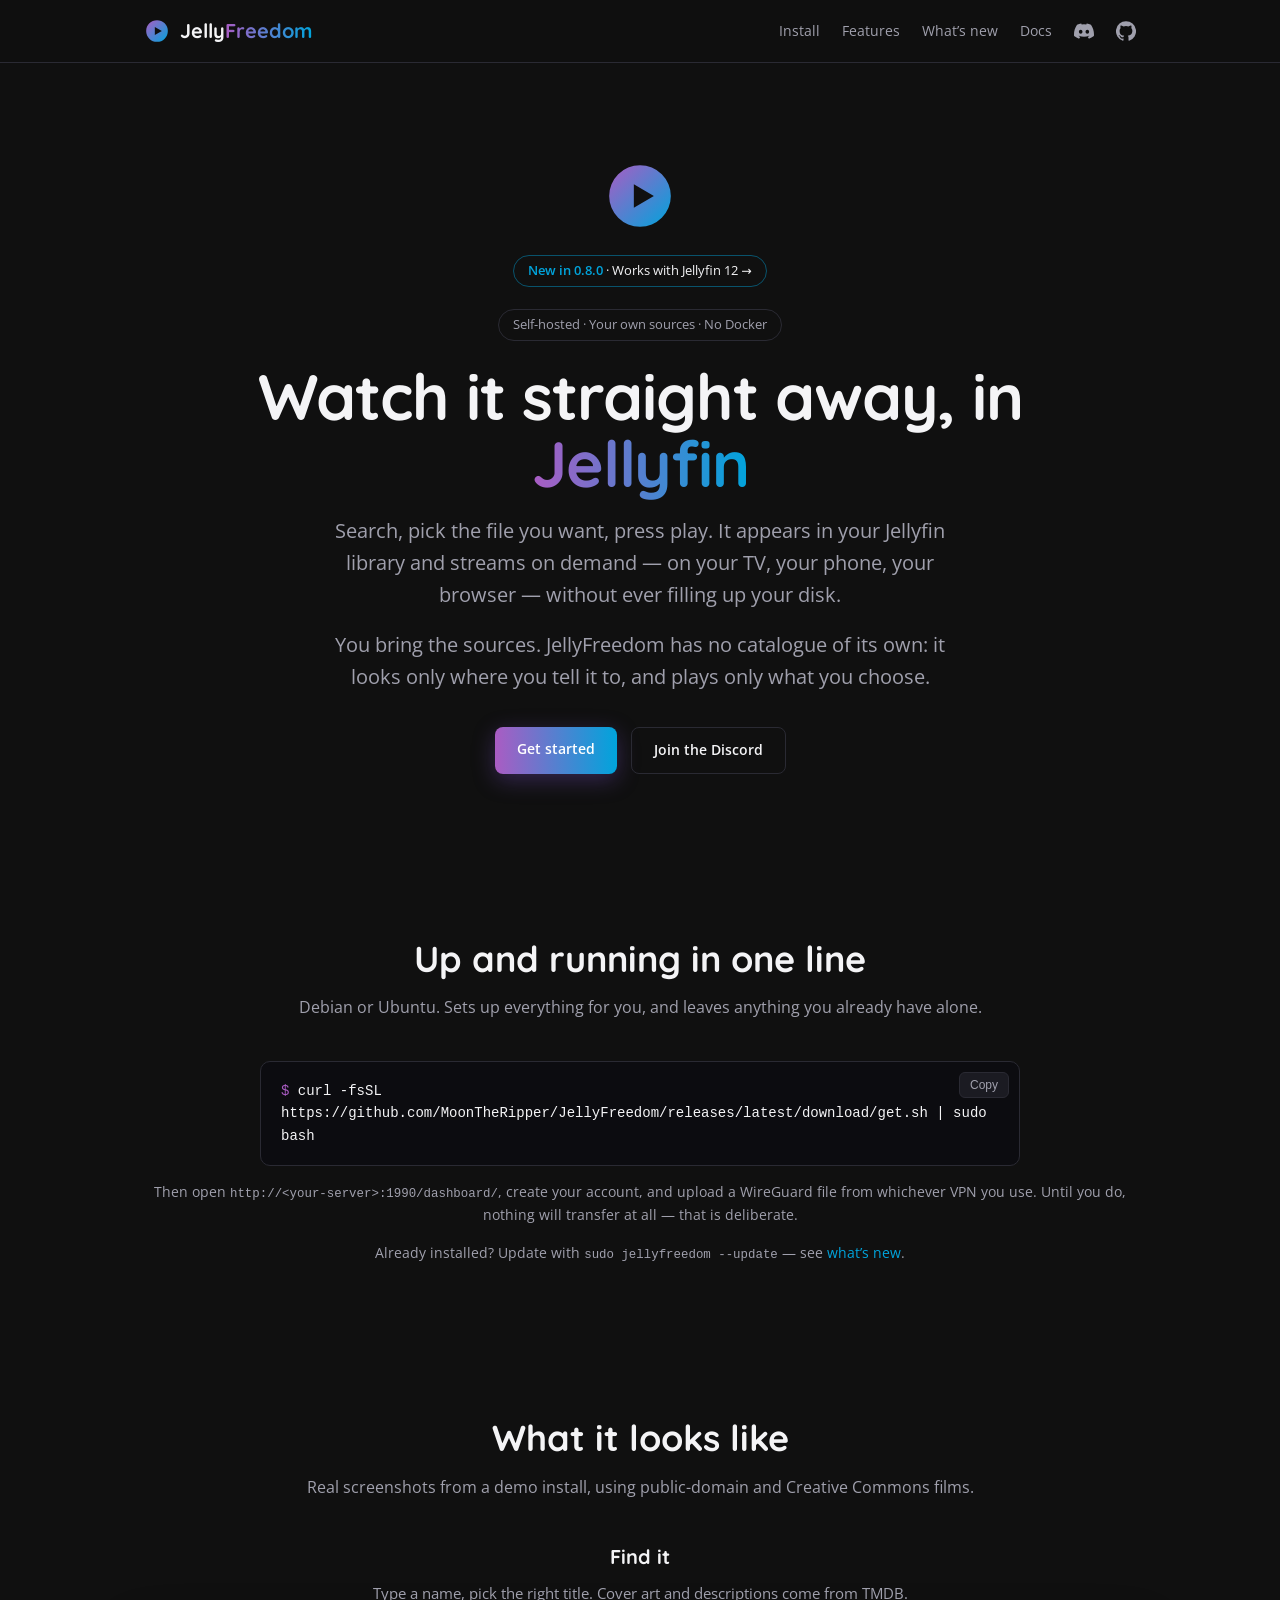
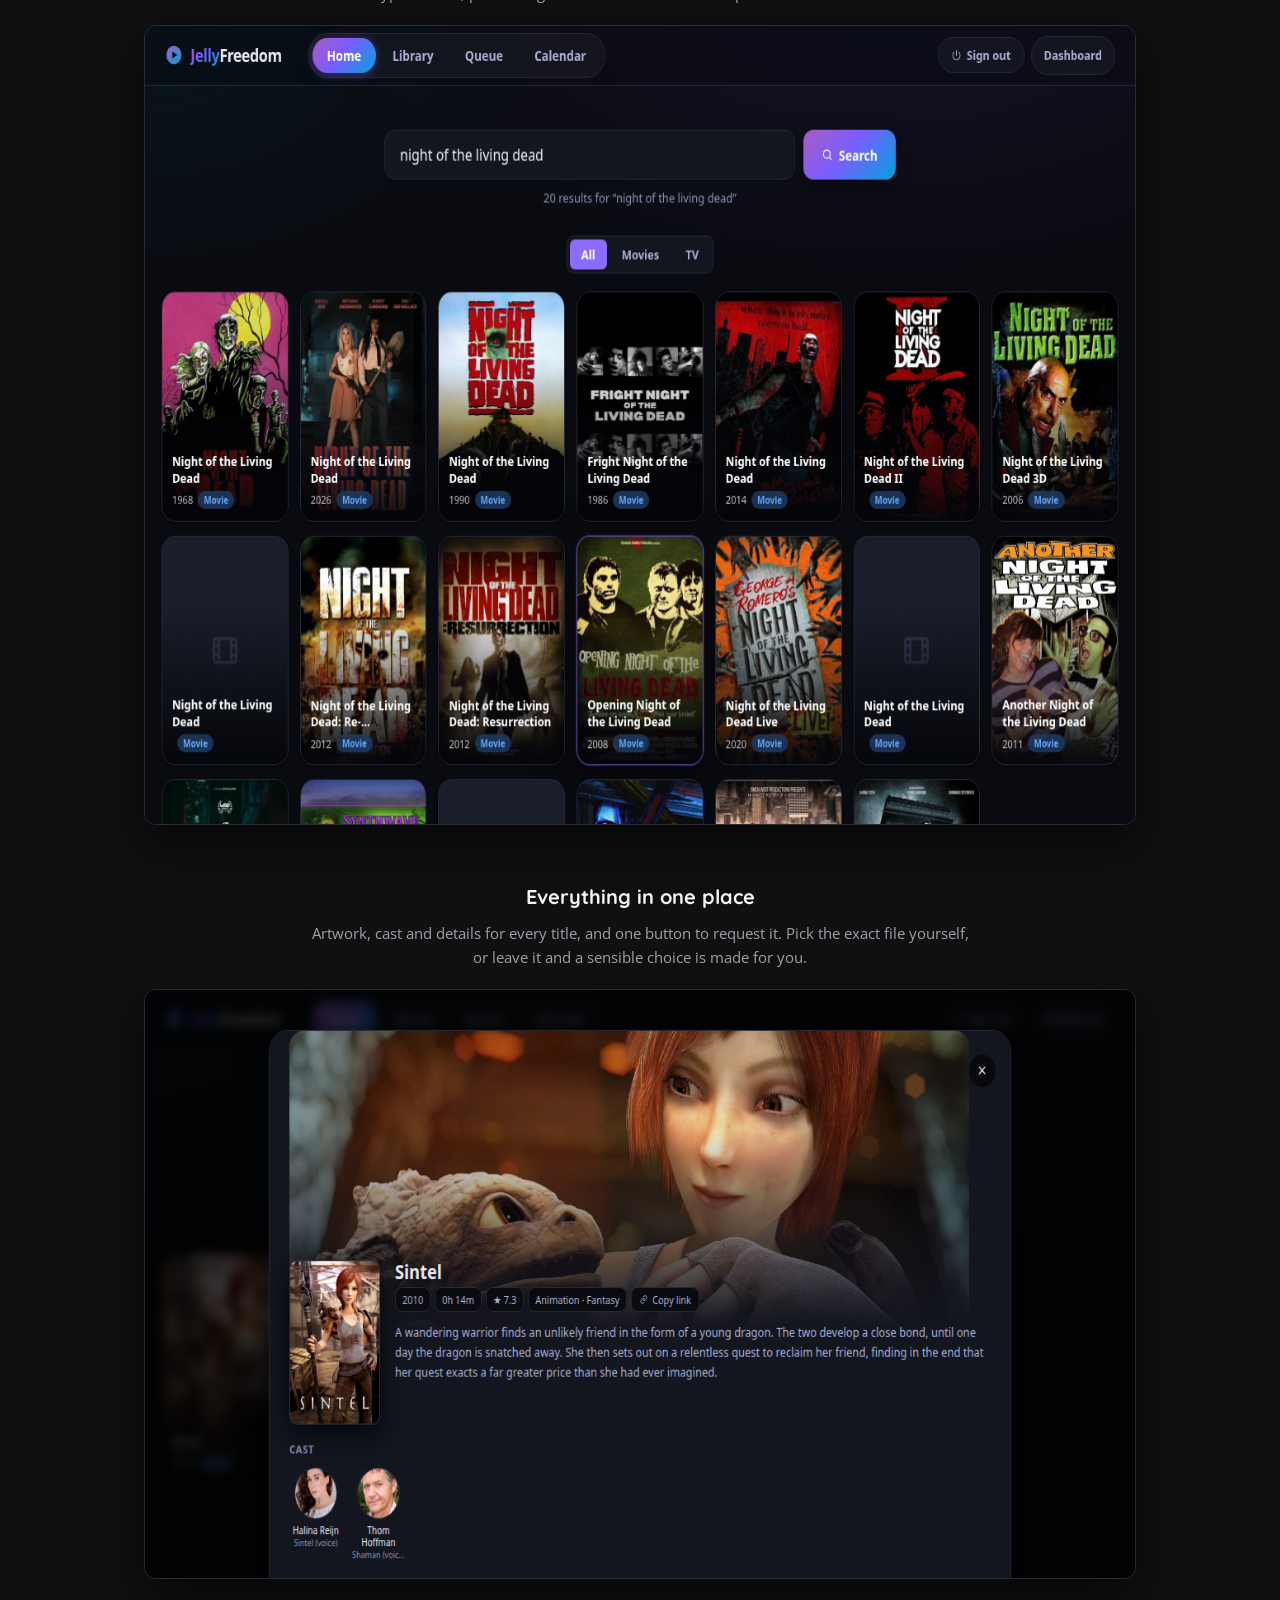
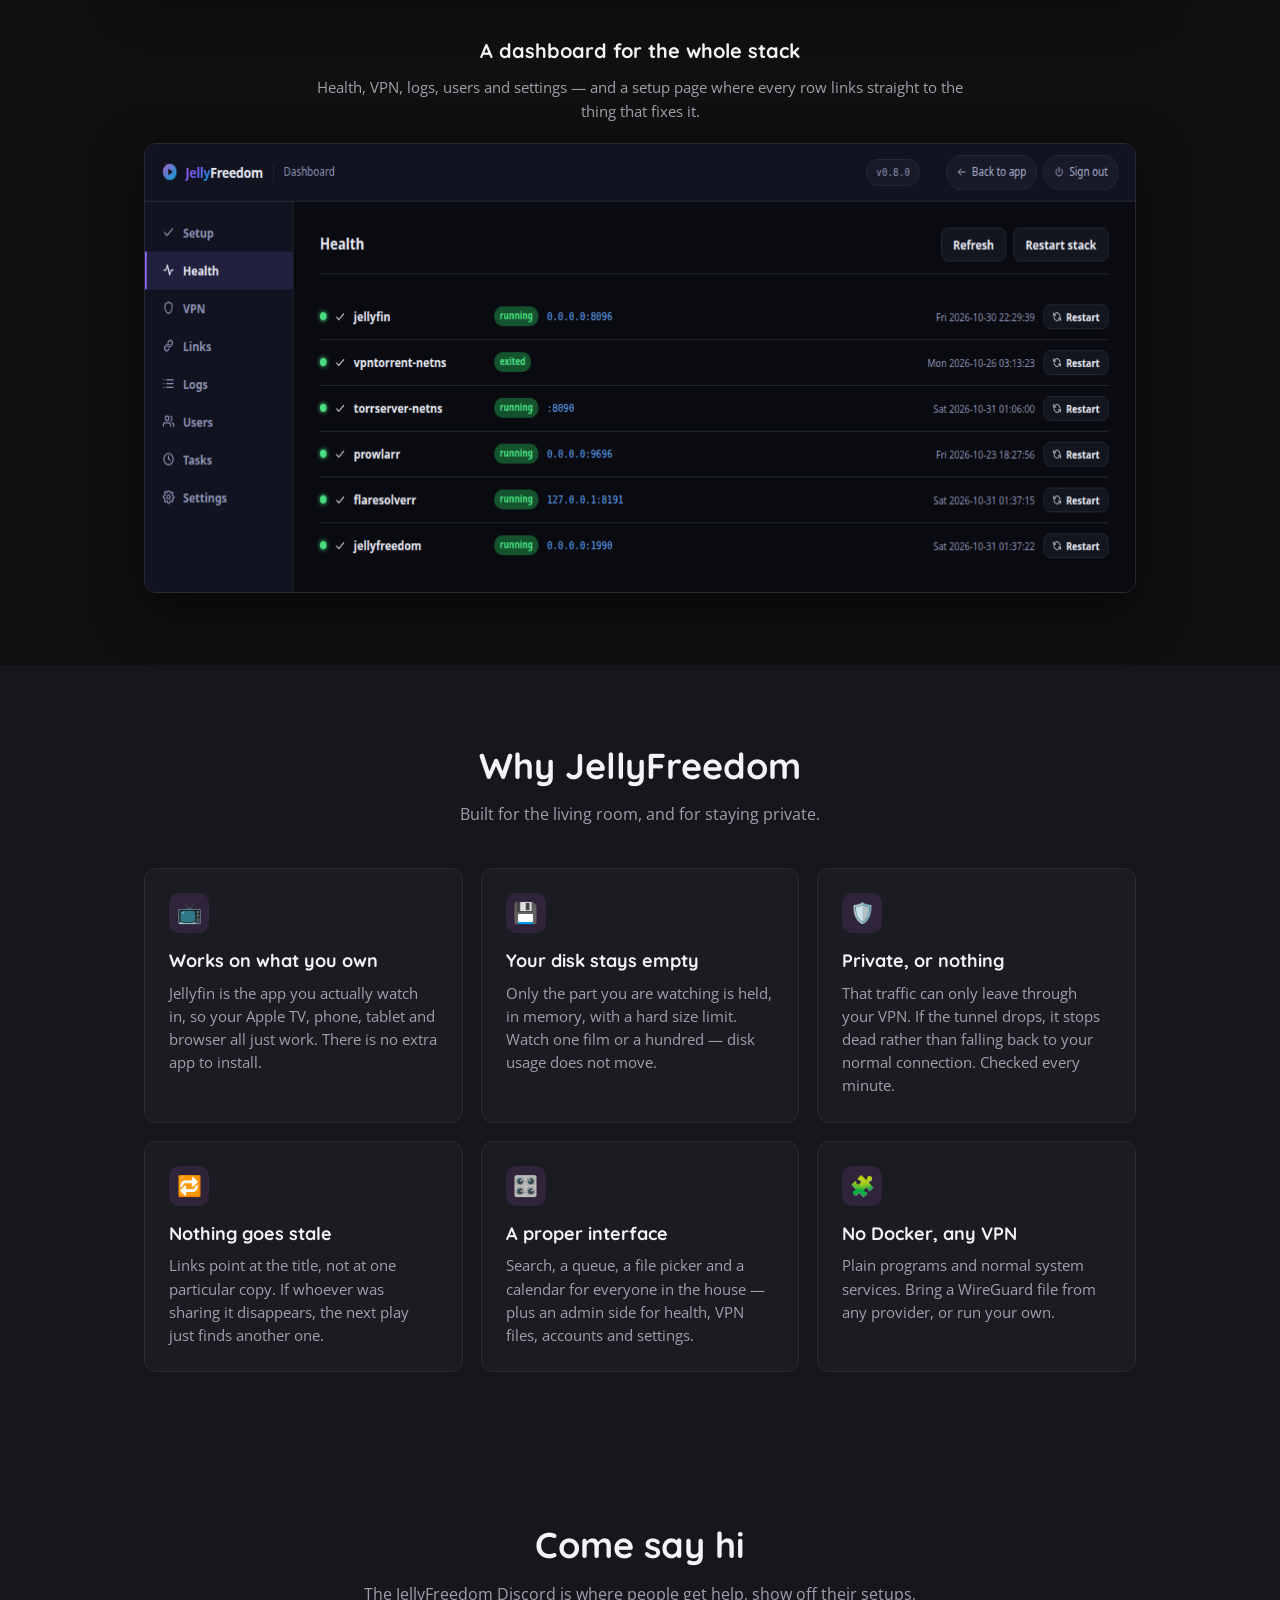
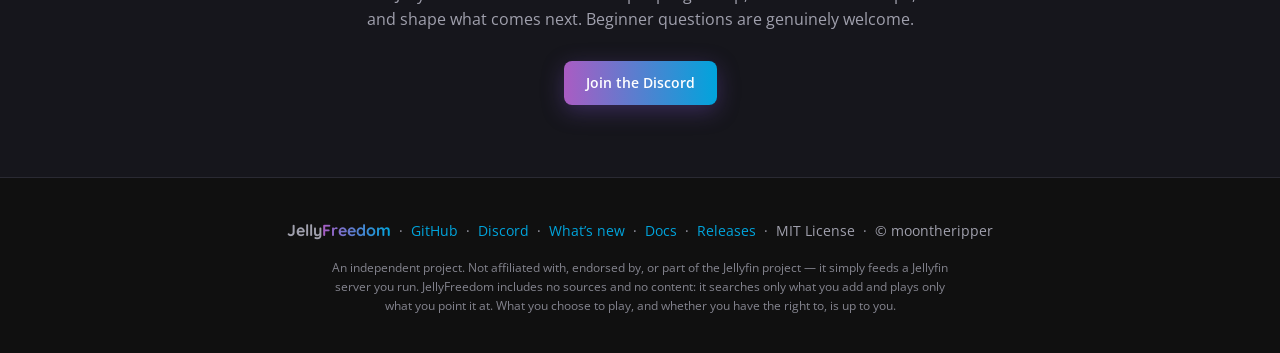
<file: docs/index.html>
<!DOCTYPE html>
<html lang="en">
<head>
<meta charset="UTF-8">
<meta name="viewport" content="width=device-width, initial-scale=1.0">
<title>JellyFreedom — watch straight from a torrent, in Jellyfin</title>
<meta name="description" content="Self-hosted. Search the sources you add, pick the file you want, and it plays in Jellyfin on any device — without saving anything to your disk, and behind a VPN that fails closed.">
<link rel="icon" type="image/svg+xml" href="favicon.svg">
<link rel="canonical" href="https://jellyfreedom.rippermoon.site/">
<meta property="og:type" content="website">
<meta property="og:site_name" content="JellyFreedom">
<meta property="og:title" content="JellyFreedom — watch straight from a torrent, in Jellyfin">
<meta property="og:description" content="Pick a file, press play, watch it in Jellyfin. Nothing is saved to your disk, and the VPN fails closed.">
<meta property="og:url" content="https://jellyfreedom.rippermoon.site/">
<!-- A real 1200x630 crop of the actual search view, not a mockup. -->
<meta property="og:image" content="https://jellyfreedom.rippermoon.site/img/social-card.png">
<meta property="og:image:width" content="1200">
<meta property="og:image:height" content="630">
<meta property="og:image:alt" content="The JellyFreedom search page, showing results as cover art.">
<meta name="twitter:card" content="summary_large_image">
<meta name="twitter:title" content="JellyFreedom — watch straight from a torrent, in Jellyfin">
<meta name="twitter:description" content="Pick a file, press play, watch it in Jellyfin. Nothing is saved to your disk, and the VPN fails closed.">
<meta name="twitter:image" content="https://jellyfreedom.rippermoon.site/img/social-card.png">
<link rel="preconnect" href="https://fonts.googleapis.com">
<link rel="preconnect" href="https://fonts.gstatic.com" crossorigin>
<link href="https://fonts.googleapis.com/css2?family=Quicksand:wght@500;600;700&family=Open+Sans:wght@400;600&display=swap" rel="stylesheet">
<link rel="stylesheet" href="site.css">
</head>
<body>

<!-- gradient stream icon (original, not the Jellyfin logo) -->
<svg width="0" height="0" style="position:absolute"><defs>
  <linearGradient id="jf" x1="0" y1="0" x2="1" y2="1">
    <stop offset="0" stop-color="#AA5CC3"/><stop offset="1" stop-color="#00A4DC"/>
  </linearGradient></defs></svg>

<nav><div class="wrap">
  <span class="brand">
    <svg class="logo" viewBox="0 0 24 24" fill="url(#jf)"><path d="M12 2a10 10 0 100 20 10 10 0 000-20zm-2 6.2l6.5 3.8L10 15.8V8.2z"/></svg>
    Jelly<span class="grad-text">Freedom</span>
  </span>
  <span class="nav-links">
    <a href="#install">Install</a>
    <a href="#features">Features</a>
    <a href="whats-new.html">What&rsquo;s new</a>
    <a href="https://github.com/MoonTheRipper/JellyFreedom/blob/main/docs/install.md" target="_blank" rel="noopener">Docs</a>
    <a class="icon-link" href="https://discord.gg/DkXgr22Aan" target="_blank" rel="noopener" aria-label="Discord" title="Discord"><svg viewBox="0 0 24 24" fill="currentColor" aria-hidden="true"><path d="M20.32 4.37a19.8 19.8 0 0 0-4.89-1.52.07.07 0 0 0-.08.04c-.21.38-.44.87-.61 1.25a18.27 18.27 0 0 0-5.49 0 12.64 12.64 0 0 0-.62-1.25.08.08 0 0 0-.08-.04 19.74 19.74 0 0 0-4.88 1.52.07.07 0 0 0-.03.03C.53 9.05-.32 13.58.1 18.06a.08.08 0 0 0 .03.06 19.9 19.9 0 0 0 5.99 3.03.08.08 0 0 0 .09-.03c.46-.63.87-1.3 1.22-1.99a.08.08 0 0 0-.04-.11 13.1 13.1 0 0 1-1.87-.89.08.08 0 0 1-.01-.13l.37-.29a.07.07 0 0 1 .08-.01c3.93 1.79 8.18 1.79 12.06 0a.07.07 0 0 1 .08.01l.37.29a.08.08 0 0 1-.01.13 12.3 12.3 0 0 1-1.87.89.08.08 0 0 0-.04.11c.36.7.77 1.36 1.22 1.99a.08.08 0 0 0 .09.03 19.84 19.84 0 0 0 6-3.03.08.08 0 0 0 .03-.06c.5-5.18-.84-9.67-3.55-13.66a.06.06 0 0 0-.03-.03zM8.02 15.33c-1.18 0-2.16-1.09-2.16-2.42s.96-2.42 2.16-2.42c1.21 0 2.18 1.1 2.16 2.42 0 1.33-.96 2.42-2.16 2.42zm7.97 0c-1.18 0-2.15-1.09-2.15-2.42s.95-2.42 2.15-2.42c1.21 0 2.18 1.1 2.16 2.42 0 1.33-.95 2.42-2.16 2.42z"/></svg></a>
    <a class="icon-link" href="https://github.com/MoonTheRipper/JellyFreedom" target="_blank" rel="noopener" aria-label="GitHub" title="GitHub"><svg viewBox="0 0 24 24" fill="currentColor" aria-hidden="true"><path d="M12 .3a12 12 0 0 0-3.8 23.4c.6.1.8-.3.8-.6v-2c-3.3.7-4-1.6-4-1.6-.6-1.4-1.4-1.8-1.4-1.8-1-.7.1-.7.1-.7 1.2 0 1.9 1.2 1.9 1.2 1 1.8 2.8 1.3 3.5 1 0-.8.4-1.3.7-1.6-2.7-.3-5.5-1.3-5.5-6 0-1.2.5-2.3 1.3-3.1-.2-.4-.6-1.6 0-3.2 0 0 1-.3 3.4 1.2a11.5 11.5 0 0 1 6 0c2.3-1.5 3.3-1.2 3.3-1.2.6 1.6.2 2.8 0 3.2.9.8 1.3 1.9 1.3 3.2 0 4.6-2.8 5.6-5.5 5.9.5.4.9 1 .9 2.2v3.3c0 .3.1.7.8.6A12 12 0 0 0 12 .3"/></svg></a>
  </span>
</div></nav>

<header class="hero"><div class="wrap">
  <svg class="hero-logo" viewBox="0 0 24 24" fill="url(#jf)"><path d="M12 2a10 10 0 100 20 10 10 0 000-20zm-2 6.2l6.5 3.8L10 15.8V8.2z"/></svg>
  <a class="pill pill-new" href="whats-new.html"><b>New in 0.8.0</b> · Works with Jellyfin 12 &rarr;</a><br>
  <span class="pill">Self-hosted · Your own sources · No Docker</span>
  <h1>Watch it straight away, in <span class="grad-text">Jellyfin</span></h1>
  <p class="sub">Search, pick the file you want, press play. It appears in your Jellyfin
  library and streams on demand — on your TV, your phone, your browser — without ever
  filling up your disk.</p>
  <p class="sub sub-small">You bring the sources. JellyFreedom has no catalogue of its own:
  it looks only where you tell it to, and plays only what you choose.</p>
  <div class="cta">
    <a class="btn btn-primary" href="#install">Get started</a>
    <a class="btn btn-ghost" href="https://discord.gg/DkXgr22Aan" target="_blank" rel="noopener">Join the Discord</a>
  </div>
</div></header>

<section id="install"><div class="wrap">
  <h2 class="section-title">Up and running in one line</h2>
  <p class="section-sub">Debian or Ubuntu. Sets up everything for you, and leaves anything you already have alone.</p>
  <div class="code">
    <button class="copy" type="button" data-copy-target="install-cmd">Copy</button>
    <span class="prompt" aria-hidden="true">$</span> <code id="install-cmd">curl -fsSL https://github.com/MoonTheRipper/JellyFreedom/releases/latest/download/get.sh | sudo bash</code>
  </div>
  <p class="install-note">Then open <code>http://&lt;your-server&gt;:1990/dashboard/</code>, create your account, and upload a WireGuard file from whichever VPN you use. Until you do, nothing will transfer at all &mdash; that is deliberate.</p>
  <p class="install-note">Already installed? Update with <code>sudo jellyfreedom --update</code> &mdash; see <a href="whats-new.html" style="color:var(--g2)">what&rsquo;s new</a>.</p>
</div></section>

<section id="look"><div class="wrap">
  <h2 class="section-title">What it looks like</h2>
  <p class="section-sub">Real screenshots from a demo install, using public-domain and Creative Commons films.</p>
  <div class="shots">

    <div class="shot">
      <h3>Find it</h3>
      <p>Type a name, pick the right title. Cover art and descriptions come from TMDB.</p>
      <img src="img/search.png" alt="The search page, showing results as cover art" loading="lazy" width="1200" height="800">
    </div>

    <div class="shot">
      <h3>Everything in one place</h3>
      <p>Artwork, cast and details for every title, and one button to request it. Pick the exact
      file yourself, or leave it and a sensible choice is made for you.</p>
      <img src="img/title.png" alt="A title's page, with its artwork, details and cast" loading="lazy" width="1200" height="590">
    </div>

    <div class="shot">
      <h3>A dashboard for the whole stack</h3>
      <p>Health, VPN, logs, users and settings &mdash; and a setup page where every row links
      straight to the thing that fixes it.</p>
      <img src="img/dashboard.png" alt="The dashboard's health page, showing every service running" loading="lazy" width="1200" height="450">
    </div>

  </div>
</div></section>

<section id="features" class="alt"><div class="wrap">
  <h2 class="section-title">Why JellyFreedom</h2>
  <p class="section-sub">Built for the living room, and for staying private.</p>
  <div class="grid">
    <div class="card"><div class="ico">📺</div><h3>Works on what you own</h3><p>Jellyfin is the app you actually watch in, so your Apple TV, phone, tablet and browser all just work. There is no extra app to install.</p></div>
    <div class="card"><div class="ico">💾</div><h3>Your disk stays empty</h3><p>Only the part you are watching is held, in memory, with a hard size limit. Watch one film or a hundred &mdash; disk usage does not move.</p></div>
    <div class="card"><div class="ico">🛡️</div><h3>Private, or nothing</h3><p>That traffic can only leave through your VPN. If the tunnel drops, it stops dead rather than falling back to your normal connection. Checked every minute.</p></div>
    <div class="card"><div class="ico">🔁</div><h3>Nothing goes stale</h3><p>Links point at the title, not at one particular copy. If whoever was sharing it disappears, the next play just finds another one.</p></div>
    <div class="card"><div class="ico">🎛️</div><h3>A proper interface</h3><p>Search, a queue, a file picker and a calendar for everyone in the house &mdash; plus an admin side for health, VPN files, accounts and settings.</p></div>
    <div class="card"><div class="ico">🧩</div><h3>No Docker, any VPN</h3><p>Plain programs and normal system services. Bring a WireGuard file from any provider, or run your own.</p></div>
  </div>
</div></section>

<section id="community" class="alt"><div class="wrap community">
  <h2 class="section-title">Come say hi</h2>
  <p class="section-sub">The JellyFreedom Discord is where people get help, show off their setups,
  and shape what comes next. Beginner questions are genuinely welcome.</p>
  <a class="btn btn-primary" href="https://discord.gg/DkXgr22Aan" target="_blank" rel="noopener">Join the Discord</a>
</div></section>

<footer><div class="wrap">
  <strong class="brand" style="font-size:16px">Jelly<span class="grad-text">Freedom</span></strong>
  &nbsp;·&nbsp; <a href="https://github.com/MoonTheRipper/JellyFreedom" target="_blank" rel="noopener">GitHub</a>
  &nbsp;·&nbsp; <a href="https://discord.gg/DkXgr22Aan" target="_blank" rel="noopener">Discord</a>
  &nbsp;·&nbsp; <a href="whats-new.html">What&rsquo;s new</a>
  &nbsp;·&nbsp; <a href="https://github.com/MoonTheRipper/JellyFreedom/blob/main/docs/install.md" target="_blank" rel="noopener">Docs</a>
  &nbsp;·&nbsp; <a href="https://github.com/MoonTheRipper/JellyFreedom/releases/latest" target="_blank" rel="noopener">Releases</a>
  &nbsp;·&nbsp; MIT License &nbsp;·&nbsp; © moontheripper
  <p class="disclaimer">An independent project. Not affiliated with, endorsed by, or part of the
  Jellyfin project &mdash; it simply feeds a Jellyfin server you run. JellyFreedom includes no
  sources and no content: it searches only what you add and plays only what you point it at.
  What you choose to play, and whether you have the right to, is up to you.</p>
</div></footer>

<script src="site.js"></script>
</body>
</html>
</file>
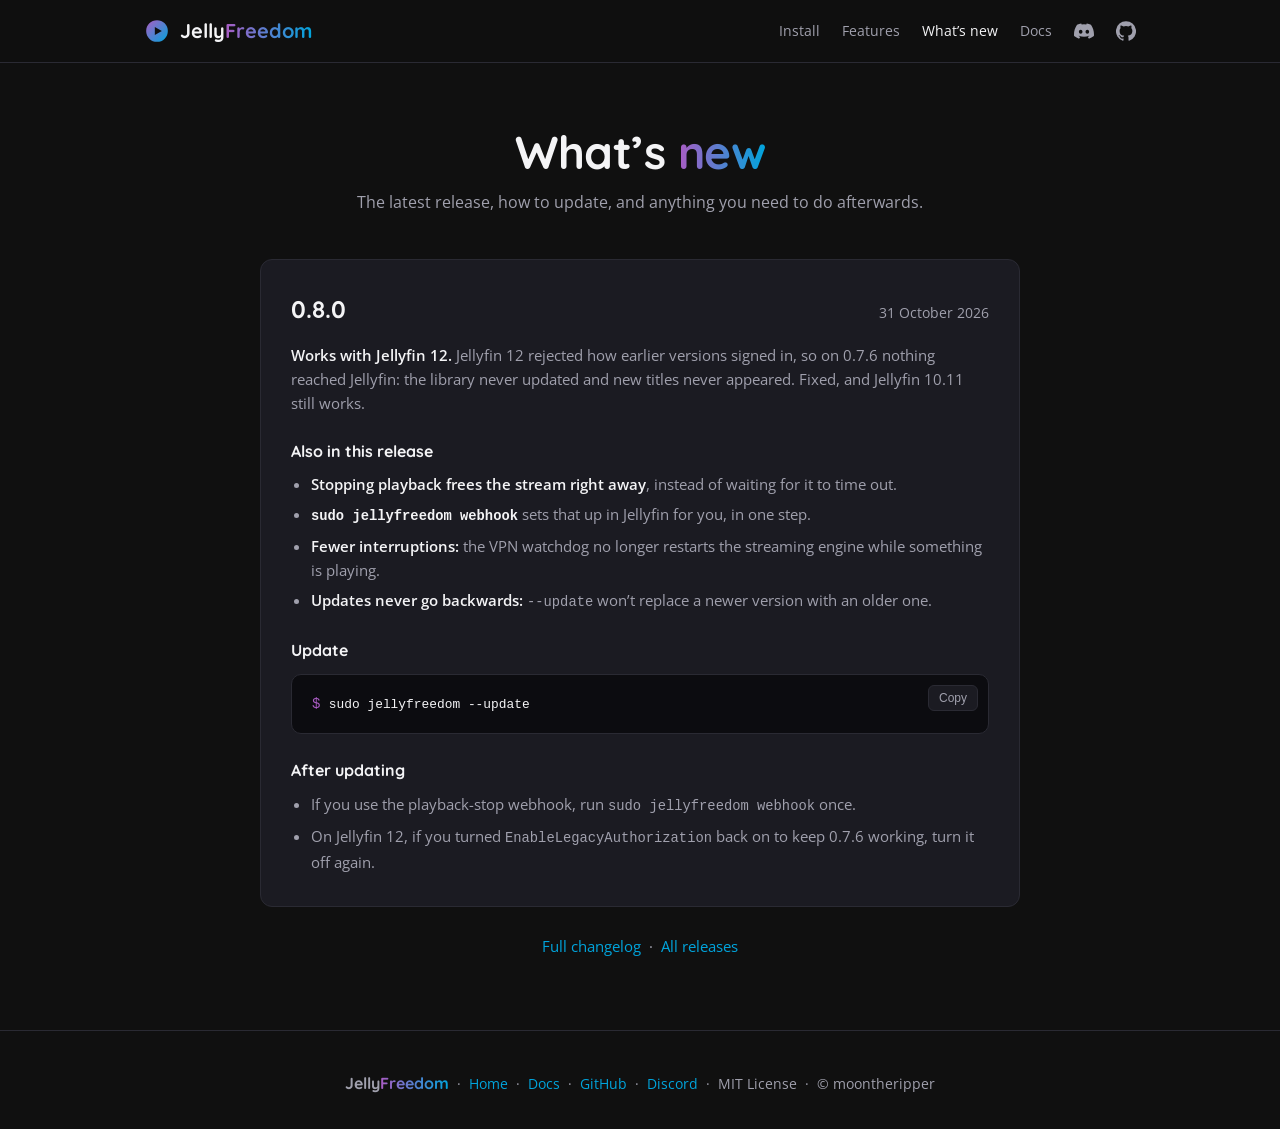
<file: docs/whats-new.html>
<!DOCTYPE html>
<html lang="en">
<head>
<meta charset="UTF-8">
<meta name="viewport" content="width=device-width, initial-scale=1.0">
<title>What's new — JellyFreedom</title>
<meta name="description" content="What changed in the latest JellyFreedom release, how to update, and anything to do afterwards.">
<link rel="icon" type="image/svg+xml" href="favicon.svg">
<link rel="canonical" href="https://jellyfreedom.rippermoon.site/whats-new.html">
<meta property="og:type" content="website">
<meta property="og:site_name" content="JellyFreedom">
<meta property="og:title" content="What's new in JellyFreedom 0.8.0">
<meta property="og:description" content="Works with Jellyfin 12. Update with one command.">
<meta property="og:url" content="https://jellyfreedom.rippermoon.site/whats-new.html">
<meta property="og:image" content="https://jellyfreedom.rippermoon.site/img/social-card.png">
<link rel="preconnect" href="https://fonts.googleapis.com">
<link rel="preconnect" href="https://fonts.gstatic.com" crossorigin>
<link href="https://fonts.googleapis.com/css2?family=Quicksand:wght@500;600;700&family=Open+Sans:wght@400;600&display=swap" rel="stylesheet">
<link rel="stylesheet" href="site.css">
</head>
<body>

<svg width="0" height="0" style="position:absolute"><defs>
  <linearGradient id="jf" x1="0" y1="0" x2="1" y2="1">
    <stop offset="0" stop-color="#AA5CC3"/><stop offset="1" stop-color="#00A4DC"/>
  </linearGradient></defs></svg>

<nav><div class="wrap">
  <a class="brand" href="./">
    <svg class="logo" viewBox="0 0 24 24" fill="url(#jf)"><path d="M12 2a10 10 0 100 20 10 10 0 000-20zm-2 6.2l6.5 3.8L10 15.8V8.2z"/></svg>
    Jelly<span class="grad-text">Freedom</span>
  </a>
  <span class="nav-links">
    <a href="./#install">Install</a>
    <a href="./#features">Features</a>
    <a href="whats-new.html" aria-current="page" style="color:var(--text)">What&rsquo;s new</a>
    <a href="https://github.com/MoonTheRipper/JellyFreedom/blob/main/docs/install.md" target="_blank" rel="noopener">Docs</a>
    <a class="icon-link" href="https://discord.gg/DkXgr22Aan" target="_blank" rel="noopener" aria-label="Discord" title="Discord"><svg viewBox="0 0 24 24" fill="currentColor" aria-hidden="true"><path d="M20.32 4.37a19.8 19.8 0 0 0-4.89-1.52.07.07 0 0 0-.08.04c-.21.38-.44.87-.61 1.25a18.27 18.27 0 0 0-5.49 0 12.64 12.64 0 0 0-.62-1.25.08.08 0 0 0-.08-.04 19.74 19.74 0 0 0-4.88 1.52.07.07 0 0 0-.03.03C.53 9.05-.32 13.58.1 18.06a.08.08 0 0 0 .03.06 19.9 19.9 0 0 0 5.99 3.03.08.08 0 0 0 .09-.03c.46-.63.87-1.3 1.22-1.99a.08.08 0 0 0-.04-.11 13.1 13.1 0 0 1-1.87-.89.08.08 0 0 1-.01-.13l.37-.29a.07.07 0 0 1 .08-.01c3.93 1.79 8.18 1.79 12.06 0a.07.07 0 0 1 .08.01l.37.29a.08.08 0 0 1-.01.13 12.3 12.3 0 0 1-1.87.89.08.08 0 0 0-.04.11c.36.7.77 1.36 1.22 1.99a.08.08 0 0 0 .09.03 19.84 19.84 0 0 0 6-3.03.08.08 0 0 0 .03-.06c.5-5.18-.84-9.67-3.55-13.66a.06.06 0 0 0-.03-.03zM8.02 15.33c-1.18 0-2.16-1.09-2.16-2.42s.96-2.42 2.16-2.42c1.21 0 2.18 1.1 2.16 2.42 0 1.33-.96 2.42-2.16 2.42zm7.97 0c-1.18 0-2.15-1.09-2.15-2.42s.95-2.42 2.15-2.42c1.21 0 2.18 1.1 2.16 2.42 0 1.33-.95 2.42-2.16 2.42z"/></svg></a>
    <a class="icon-link" href="https://github.com/MoonTheRipper/JellyFreedom" target="_blank" rel="noopener" aria-label="GitHub" title="GitHub"><svg viewBox="0 0 24 24" fill="currentColor" aria-hidden="true"><path d="M12 .3a12 12 0 0 0-3.8 23.4c.6.1.8-.3.8-.6v-2c-3.3.7-4-1.6-4-1.6-.6-1.4-1.4-1.8-1.4-1.8-1-.7.1-.7.1-.7 1.2 0 1.9 1.2 1.9 1.2 1 1.8 2.8 1.3 3.5 1 0-.8.4-1.3.7-1.6-2.7-.3-5.5-1.3-5.5-6 0-1.2.5-2.3 1.3-3.1-.2-.4-.6-1.6 0-3.2 0 0 1-.3 3.4 1.2a11.5 11.5 0 0 1 6 0c2.3-1.5 3.3-1.2 3.3-1.2.6 1.6.2 2.8 0 3.2.9.8 1.3 1.9 1.3 3.2 0 4.6-2.8 5.6-5.5 5.9.5.4.9 1 .9 2.2v3.3c0 .3.1.7.8.6A12 12 0 0 0 12 .3"/></svg></a>
  </span>
</div></nav>

<main class="page"><div class="wrap">
  <h1>What&rsquo;s <span class="grad-text">new</span></h1>
  <p class="lead">The latest release, how to update, and anything you need to do afterwards.</p>

  <article class="release" id="v0.8.0">
    <div class="release-head">
      <h2>0.8.0</h2>
      <time datetime="2026-10-31">31 October 2026</time>
    </div>
    <p><b>Works with Jellyfin 12.</b> Jellyfin 12 rejected how earlier versions signed in, so on
    0.7.6 nothing reached Jellyfin: the library never updated and new titles never appeared.
    Fixed, and Jellyfin 10.11 still works.</p>

    <h3>Also in this release</h3>
    <ul>
      <li><b>Stopping playback frees the stream right away</b>, instead of waiting for it to time out.</li>
      <li><b><code>sudo jellyfreedom webhook</code></b> sets that up in Jellyfin for you, in one step.</li>
      <li><b>Fewer interruptions:</b> the VPN watchdog no longer restarts the streaming engine while something is playing.</li>
      <li><b>Updates never go backwards:</b> <code>--update</code> won&rsquo;t replace a newer version with an older one.</li>
    </ul>

    <h3>Update</h3>
    <div class="code">
      <button class="copy" type="button" data-copy-target="update-cmd">Copy</button>
      <span class="prompt" aria-hidden="true">$</span> <code id="update-cmd">sudo jellyfreedom --update</code>
    </div>

    <h3>After updating</h3>
    <ul>
      <li>If you use the playback-stop webhook, run <code>sudo jellyfreedom webhook</code> once.</li>
      <li>On Jellyfin 12, if you turned <code>EnableLegacyAuthorization</code> back on to keep 0.7.6 working, turn it off again.</li>
    </ul>
  </article>

  <p class="more">
    <a href="https://github.com/MoonTheRipper/JellyFreedom/blob/main/CHANGELOG.md" target="_blank" rel="noopener">Full changelog</a>
    &nbsp;·&nbsp;
    <a href="https://github.com/MoonTheRipper/JellyFreedom/releases" target="_blank" rel="noopener">All releases</a>
  </p>
</div></main>

<footer><div class="wrap">
  <strong class="brand" style="font-size:16px">Jelly<span class="grad-text">Freedom</span></strong>
  &nbsp;·&nbsp; <a href="./">Home</a>
  &nbsp;·&nbsp; <a href="https://github.com/MoonTheRipper/JellyFreedom/blob/main/docs/install.md" target="_blank" rel="noopener">Docs</a>
  &nbsp;·&nbsp; <a href="https://github.com/MoonTheRipper/JellyFreedom" target="_blank" rel="noopener">GitHub</a>
  &nbsp;·&nbsp; <a href="https://discord.gg/DkXgr22Aan" target="_blank" rel="noopener">Discord</a>
  &nbsp;·&nbsp; MIT License &nbsp;·&nbsp; © moontheripper
</div></footer>

<script src="site.js"></script>
</body>
</html>
</file>
<file: docs/site.css>
:root{
  --bg:#101010; --bg2:#16161c; --surface:#1b1b22; --border:#2a2a33;
  --text:#f4f4f6; --muted:#a0a0ad;
  --g1:#AA5CC3; --g2:#00A4DC;
  --grad:linear-gradient(90deg,var(--g1),var(--g2));
}
*{box-sizing:border-box;margin:0;padding:0}
body{background:var(--bg);color:var(--text);font-family:'Open Sans',system-ui,sans-serif;line-height:1.6;-webkit-font-smoothing:antialiased;overflow-x:hidden}
img,svg{max-width:100%}
h1,h2,h3,.brand{font-family:'Quicksand',system-ui,sans-serif;font-weight:700}
a{color:inherit;text-decoration:none}
.wrap{max-width:1040px;margin:0 auto;padding:0 24px}
.grad-text{background:var(--grad);-webkit-background-clip:text;background-clip:text;color:transparent}

/* nav */
nav{position:sticky;top:0;z-index:10;background:rgba(16,16,16,.82);backdrop-filter:blur(10px);border-bottom:1px solid var(--border)}
nav .wrap{display:flex;align-items:center;justify-content:space-between;height:62px}
.brand{display:flex;align-items:center;font-size:20px}
.brand .logo{width:26px;height:26px;margin-right:10px}
.nav-links{display:flex;gap:22px;align-items:center;font-size:14px}
.nav-links a{color:var(--muted)}.nav-links a:hover{color:var(--text)}
.icon-link{display:inline-flex}.icon-link svg{width:20px;height:20px}
.btn{display:inline-block;padding:11px 22px;border-radius:8px;font-weight:600;font-size:14px;transition:transform .15s,box-shadow .15s}
.btn-primary{background:var(--grad);color:#fff;box-shadow:0 6px 22px rgba(120,80,200,.35)}
.btn-primary:hover{transform:translateY(-2px);box-shadow:0 10px 30px rgba(120,80,200,.5)}
.btn-ghost{border:1px solid var(--border);color:var(--text)}.btn-ghost:hover{border-color:var(--g2)}

.sub-small{font-size:15px;color:var(--muted);margin-top:14px}

/* screenshots */
.shots{display:flex;flex-direction:column;gap:56px;margin-top:8px}
.shot{text-align:center}
.shot img{width:100%;border-radius:12px;border:1px solid var(--border);
          box-shadow:0 18px 50px rgba(0,0,0,.55);display:block}
.shot h3{font-size:20px;margin-bottom:8px}
.shot p{color:var(--muted);max-width:660px;margin:0 auto 20px;font-size:15px}

/* hero */
header.hero{position:relative;text-align:center;padding:96px 0 84px;overflow:hidden}
header.hero::before{content:"";position:absolute;inset:-40% 0 auto 0;height:520px;
  background:radial-gradient(60% 60% at 50% 0%,rgba(170,92,195,.22),transparent 70%),
             radial-gradient(50% 50% at 75% 10%,rgba(0,164,220,.18),transparent 70%);z-index:0}
header.hero .wrap{position:relative;z-index:1}
.hero-logo{width:74px;height:74px;margin:0 auto 22px;display:block}
header.hero h1{font-size:clamp(38px,6vw,64px);line-height:1.05;letter-spacing:-1px}
header.hero p.sub{margin:18px auto 0;max-width:620px;font-size:clamp(16px,2vw,20px);color:var(--muted)}
.cta{display:flex;gap:14px;justify-content:center;margin-top:34px;flex-wrap:wrap}
.pill{display:inline-block;margin-bottom:22px;padding:5px 14px;border:1px solid var(--border);border-radius:999px;font-size:12.5px;color:var(--muted)}

/* install */
section{padding:72px 0}
.section-title{text-align:center;font-size:clamp(26px,4vw,36px);margin-bottom:8px}
.section-sub{text-align:center;color:var(--muted);margin-bottom:40px}
.code{position:relative;max-width:760px;margin:0 auto;background:#0c0c10;border:1px solid var(--border);border-radius:10px;padding:18px 20px;font-family:ui-monospace,Menlo,Consolas,monospace;font-size:14px;overflow-x:auto}
.code .prompt{color:var(--g1)}
.copy{position:absolute;top:10px;right:10px;background:var(--surface);border:1px solid var(--border);color:var(--muted);border-radius:6px;padding:5px 10px;font-size:12px;cursor:pointer}
.copy:hover{color:var(--text);border-color:var(--g2)}
.install-note{text-align:center;color:var(--muted);font-size:13.5px;margin-top:16px}

/* features */
.alt{background:var(--bg2)}
.grid{display:grid;grid-template-columns:repeat(auto-fit,minmax(280px,1fr));gap:18px}
.card{background:var(--surface);border:1px solid var(--border);border-radius:12px;padding:24px;transition:transform .15s,border-color .15s}
.card:hover{transform:translateY(-3px);border-color:rgba(0,164,220,.5)}
.card .ico{width:40px;height:40px;border-radius:10px;display:grid;place-items:center;background:rgba(170,92,195,.14);margin-bottom:14px;font-size:20px}
.card h3{font-size:18px;margin-bottom:6px}
.card p{color:var(--muted);font-size:14.5px}

/* community */
.community{text-align:center}
.community .section-sub{max-width:560px;margin-left:auto;margin-right:auto;margin-bottom:28px}

footer{border-top:1px solid var(--border);padding:40px 0;text-align:center;color:var(--muted);font-size:13.5px}
footer a{color:var(--g2)}
footer .brand{display:inline-flex}
.disclaimer{margin-top:14px;font-size:12px;opacity:.8;max-width:620px;margin-left:auto;margin-right:auto}

/* hero release badge */
.pill-new{border-color:rgba(0,164,220,.45);color:var(--text)}
.pill-new:hover{border-color:var(--g2)}
.pill-new b{color:var(--g2);font-weight:600}

/* What's new */
.page{padding:64px 0 24px}
.page h1{font-size:clamp(32px,5vw,46px);line-height:1.1;letter-spacing:-.5px;text-align:center}
.page .lead{text-align:center;color:var(--muted);margin:12px auto 0;max-width:620px}
.release{max-width:760px;margin:44px auto 0;background:var(--surface);border:1px solid var(--border);border-radius:12px;padding:30px 30px 26px}
.release-head{display:flex;align-items:baseline;justify-content:space-between;gap:12px;flex-wrap:wrap;margin-bottom:14px}
.release-head h2{font-size:24px}
.release-head time{color:var(--muted);font-size:14px}
.release h3{font-size:16px;margin:24px 0 8px}
.release p,.release li{color:var(--muted);font-size:15px}
.release ul{padding-left:20px}.release li{margin:6px 0}
.release li b,.release p b{color:var(--text);font-weight:600}
.release .code{margin:10px 0 0;max-width:none}
.release code,.install-note code{font-family:ui-monospace,Menlo,Consolas,monospace;font-size:.92em}
.release a,.more a{color:var(--g2)}
.more{text-align:center;color:var(--muted);font-size:14.5px;margin:28px 0 48px}

@media (max-width: 720px){
  .release{padding:22px 18px}
}

/* ── Responsive ─────────────────────────────────────────────────────── */
@media (max-width: 720px){
  .wrap{padding:0 18px}
  nav .wrap{height:auto;flex-direction:column;align-items:flex-start;gap:8px;padding-top:12px;padding-bottom:12px}
  .nav-links{flex-wrap:wrap;gap:14px;width:100%}
  header.hero{padding:64px 0 56px}
  section{padding:52px 0}
  .code{font-size:12.5px;padding:16px 14px;padding-top:44px}
  .copy{top:8px;left:14px;right:auto}
  .cta{flex-direction:column;align-items:stretch}
  .cta .btn{text-align:center}
  .grid{grid-template-columns:1fr}
}
@media (max-width: 400px){
  .brand{font-size:17px}
  .nav-links{font-size:13px;gap:12px}
}
</file>
